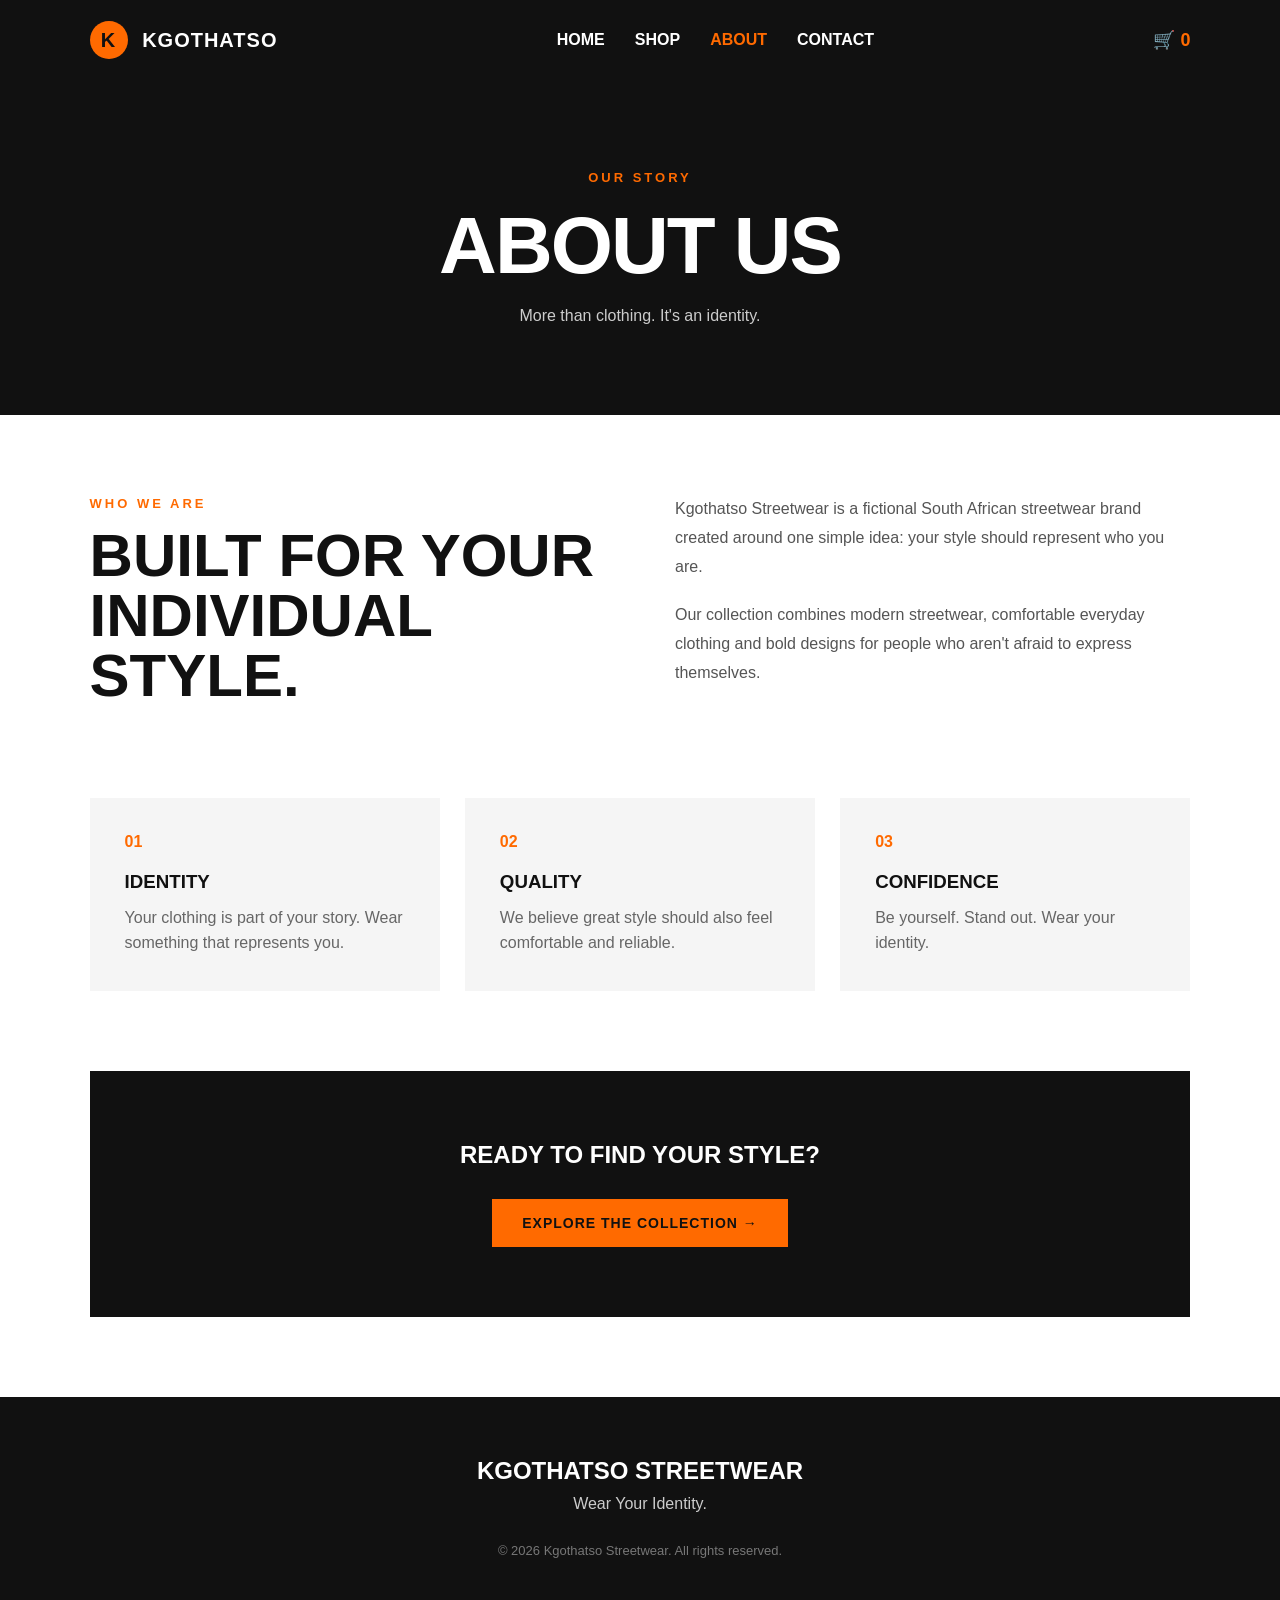
<file: about.html>
<!DOCTYPE html>
<html lang="en">
<head>

    <meta charset="UTF-8">
    <meta name="viewport" content="width=device-width, initial-scale=1.0">
    <meta name="description" 
	    content="Learn about Kgothatso Streetwear and our vision.">
    <title>About | Kgothatso Streetwear</title>
	<link rel="icon" type="image/png" href="images/favicon.png">
    <link rel="stylesheet" href="style.css">
	
</head>

<body>

<header class="navbar">

    <a href="index.html" class="logo">
        <span>K</span> KGOTHATSO
    </a>

    <nav>
        <a href="index.html">Home</a>
        <a href="shop.html">Shop</a>
        <a href="about.html" class="active">About</a>
        <a href="contact.html">Contact</a>
    </nav>

    <a href="cart.html" class="cart">
        🛒 <span>0</span>
    </a>

</header>


<section class="shop-header">

    <p>OUR STORY</p>

    <h1>ABOUT US</h1>

    <span>More than clothing. It's an identity.</span>

</section>


<main class="about-page">

    <section class="about-intro">

        <div>
            <p class="section-label">WHO WE ARE</p>

            <h2>BUILT FOR YOUR<br>INDIVIDUAL STYLE.</h2>
        </div>

        <div class="about-text">

            <p>
                Kgothatso Streetwear is a fictional South African
                streetwear brand created around one simple idea:
                your style should represent who you are.
            </p>

            <p>
                Our collection combines modern streetwear,
                comfortable everyday clothing and bold designs
                for people who aren't afraid to express themselves.
            </p>

        </div>

    </section>


    <section class="about-values">

        <div class="value-card">
            <span>01</span>
            <h3>IDENTITY</h3>
            <p>
                Your clothing is part of your story.
                Wear something that represents you.
            </p>
        </div>

        <div class="value-card">
            <span>02</span>
            <h3>QUALITY</h3>
            <p>
                We believe great style should also
                feel comfortable and reliable.
            </p>
        </div>

        <div class="value-card">
            <span>03</span>
            <h3>CONFIDENCE</h3>
            <p>
                Be yourself. Stand out.
                Wear your identity.
            </p>
        </div>

    </section>


    <section class="about-cta">

        <h2>READY TO FIND YOUR STYLE?</h2>

        <a href="shop.html" class="shop-button">
            EXPLORE THE COLLECTION →
        </a>

    </section>

</main>


<footer>

    <h2>KGOTHATSO STREETWEAR</h2>

    <p>Wear Your Identity.</p>

    <p class="copyright">
        © 2026 Kgothatso Streetwear. All rights reserved.
    </p>

</footer>


<script src="script.js"></script>

</body>
</html>
</file>
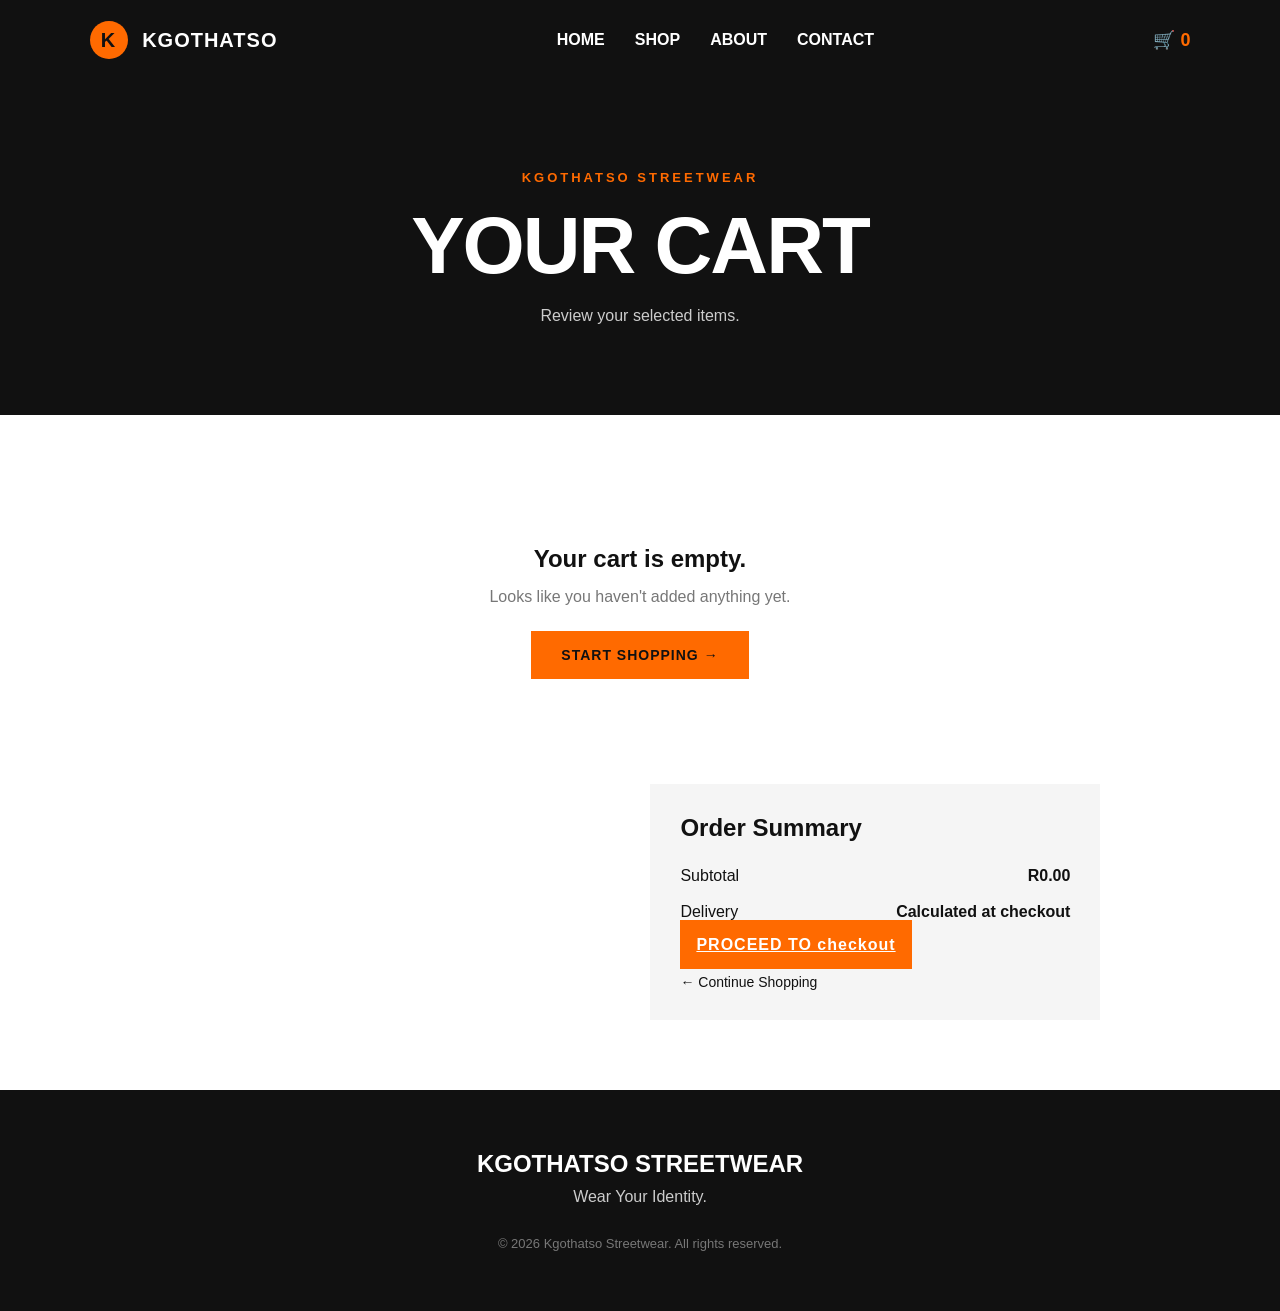
<file: cart.html>
<!DOCTYPE html>
<html lang="en">

<head>

    <meta charset="UTF-8">
    <meta name="viewport" content="width=device-width, initial-scale=1.0">
    <meta name="description"
        content="Your shopping cart at Kgothatso Streetwear.">
    <title>Cart | Kgothatso Streetwear</title>
    <link rel="icon" type="image/png" href="images/favicon.png">
    <link rel="stylesheet" href="style.css">
	
</head>

<body>

    <!-- Navigation -->
    <header class="navbar">

        <a href="index.html" class="logo">
            <span>K</span> KGOTHATSO
        </a>

        <nav>
            <a href="index.html">Home</a>
            <a href="shop.html">Shop</a>
            <a href="about.html">About</a>
            <a href="contact.html">Contact</a>
        </nav>

        <a href="cart.html" class="cart">
            🛒 <span>0</span>
        </a>

    </header>


    <!-- Cart Header -->
    <section class="shop-header">

        <p>KGOTHATSO STREETWEAR</p>

        <h1>YOUR CART</h1>

        <span>Review your selected items.</span>

    </section>


    <!-- Cart -->
    <main class="cart-page">

        <div id="cartItems"></div>

        <div class="cart-summary">

            <h2>Order Summary</h2>

            <div class="summary-line">
                <span>Subtotal</span>
                <strong id="cartTotal">R0.00</strong>
            </div>

            <div class="summary-line">
                <span>Delivery</span>
                <strong>Calculated at checkout</strong>
            </div>

            <a href="checkout.html" class="checkout-button">
			    PROCEED TO checkout
			</a>

            <a href="shop.html" class="continue-shopping">
                ← Continue Shopping
            </a>

        </div>

    </main>


    <!-- Footer -->
    <footer>

        <h2>KGOTHATSO STREETWEAR</h2>

        <p>Wear Your Identity.</p>

        <p class="copyright">
            © 2026 Kgothatso Streetwear. All rights reserved.
        </p>

    </footer>


    <script src="script.js"></script>

</body>

</html>
</file>
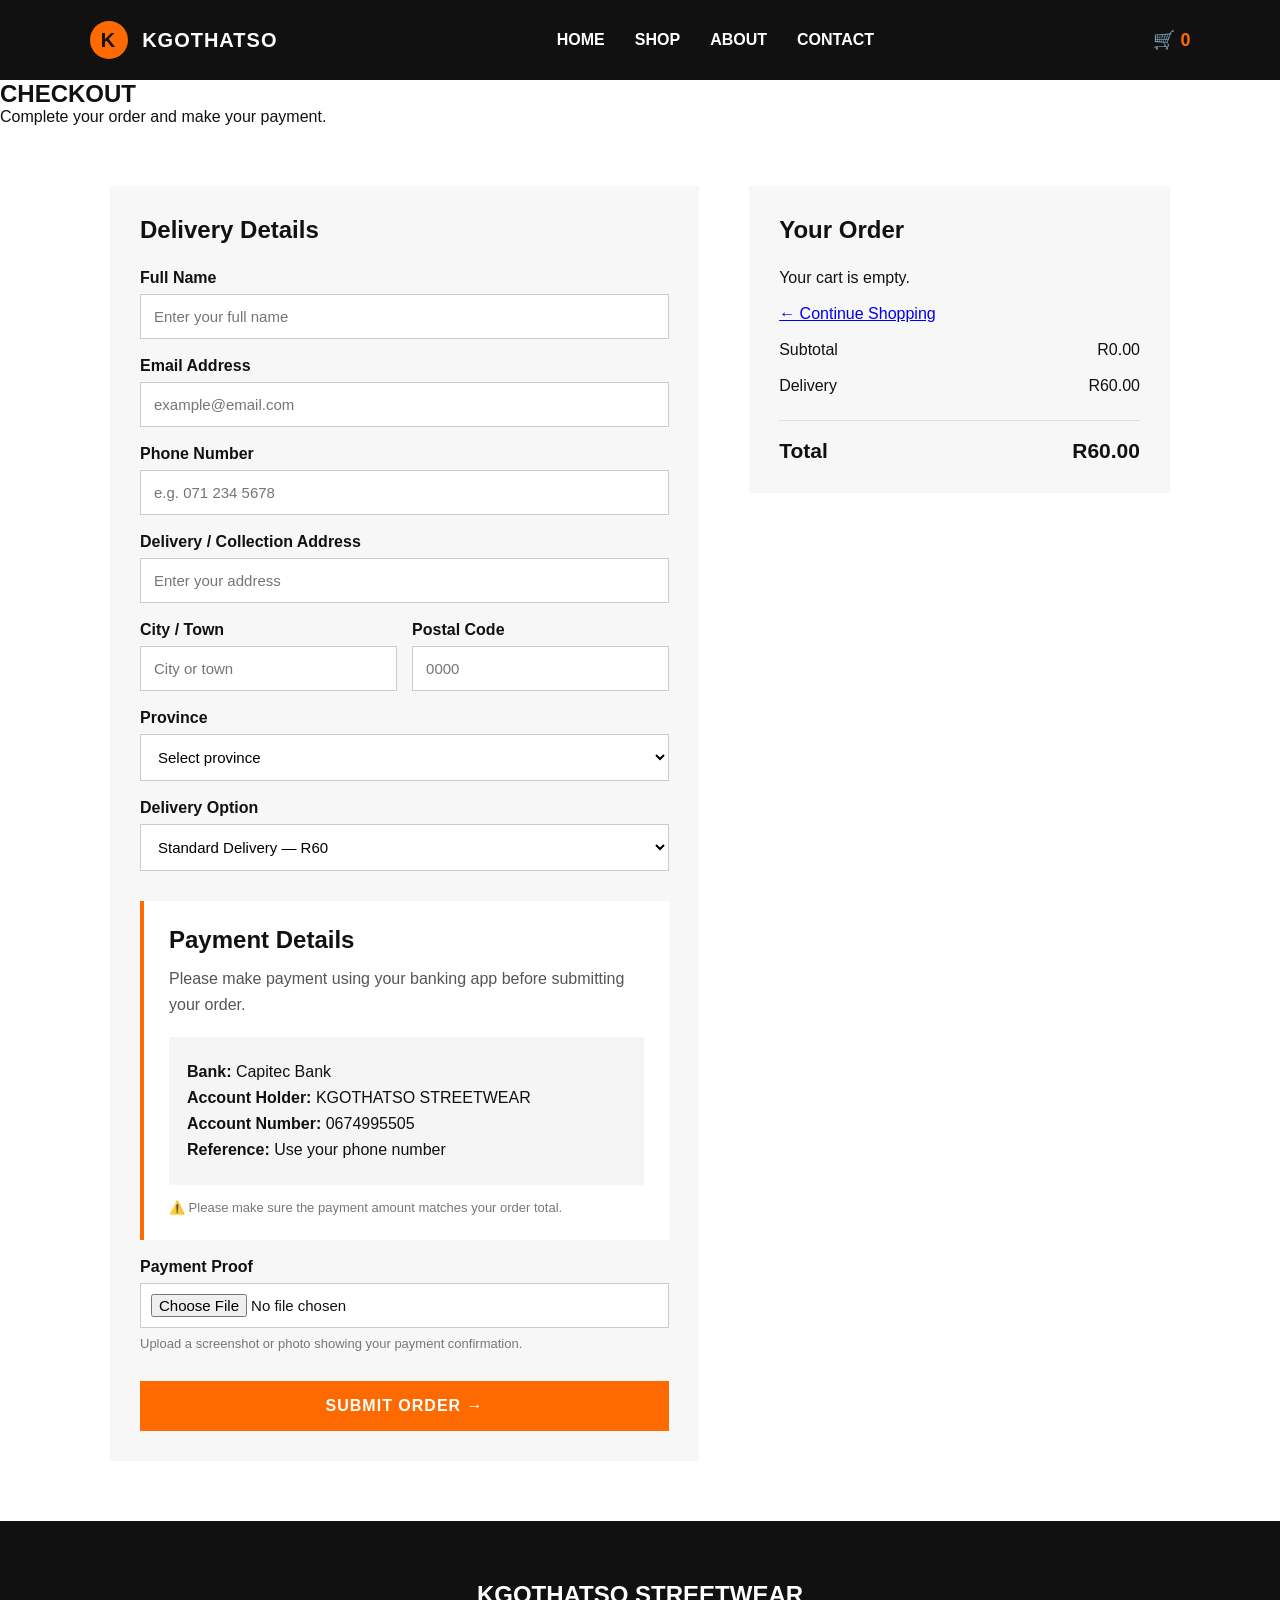
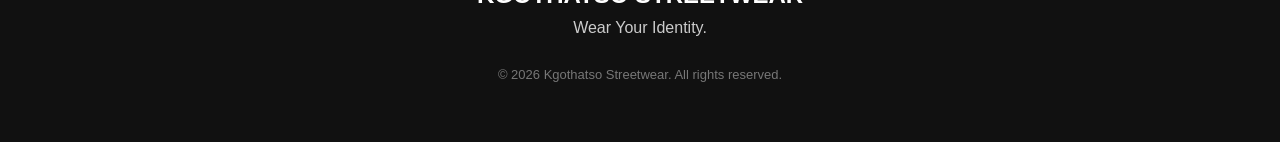
<file: checkout.html>
<!DOCTYPE html>
<html lang="en">

<head>

    <meta charset="UTF-8">
    <meta name="viewport" content="width=device-width, initial-scale=1.0">
    <meta name="description" 
	    content="Checkout at KGOTHATSO STREETWEAR.">
    <title>Checkout | KGOTHATSO STREETWEAR</title>
	<link rel="icon" type="image/png" href="images/favicon.png">
    <link rel="stylesheet" href="style.css">

</head>


<body>


    <!-- =========================
         NAVIGATION
    ========================== -->

    <header class="navbar">

        <a href="index.html" class="logo">
            <span>K</span> KGOTHATSO
        </a>


        <nav>

            <a href="index.html">Home</a>

            <a href="shop.html">Shop</a>

            <a href="about.html">About</a>

            <a href="contact.html">Contact</a>

        </nav>


        <a href="cart.html" class="cart">

            🛒 <span id="cartCount">0</span>

        </a>

    </header>



    <!-- =========================
         CHECKOUT HEADER
    ========================== -->

    <section class="page-header">

        <h1>CHECKOUT</h1>

        <p>Complete your order and make your payment.</p>

    </section>



    <!-- =========================
         CHECKOUT
    ========================== -->

    <main class="checkout-container">


        <!-- CUSTOMER DETAILS -->

        <div class="checkout-form">

            <h2>Delivery Details</h2>


            <form id="checkoutForm">


                <label for="fullName">
                    Full Name
                </label>

                <input
                    type="text"
                    id="fullName"
                    placeholder="Enter your full name"
                    required
                >



                <label for="email">
                    Email Address
                </label>

                <input
                    type="email"
                    id="email"
                    placeholder="example@email.com"
                    required
                >



                <label for="phone">
                    Phone Number
                </label>

                <input
                    type="tel"
                    id="phone"
                    placeholder="e.g. 071 234 5678"
                    required
                >



                <label for="address">
                    Delivery / Collection Address
                </label>

                <input
                    type="text"
                    id="address"
                    placeholder="Enter your address"
                    required
                >



                <div class="checkout-row">


                    <div>

                        <label for="city">
                            City / Town
                        </label>

                        <input
                            type="text"
                            id="city"
                            placeholder="City or town"
                            required
                        >

                    </div>


                    <div>

                        <label for="postalCode">
                            Postal Code
                        </label>

                        <input
                            type="text"
                            id="postalCode"
                            placeholder="0000"
                            required
                        >

                    </div>


                </div>



                <label for="province">
                    Province
                </label>

                <select id="province" required>

                    <option value="">
                        Select province
                    </option>

                    <option>
                        Eastern Cape
                    </option>

                    <option>
                        Free State
                    </option>

                    <option>
                        Gauteng
                    </option>

                    <option>
                        KwaZulu-Natal
                    </option>

                    <option>
                        Limpopo
                    </option>

                    <option>
                        Mpumalanga
                    </option>

                    <option>
                        Northern Cape
                    </option>

                    <option>
                        North West
                    </option>

                    <option>
                        Western Cape
                    </option>

                </select>



                <!-- DELIVERY OPTION -->

                <label for="delivery">
                    Delivery Option
                </label>

                <select id="delivery" required>

                    <option value="60">
                        Standard Delivery — R60
                    </option>

                    <option value="100">
                        Express Delivery — R100
                    </option>

                    <option value="0">
                        Collection — Free
                    </option>

                </select>



                <!-- =========================
                     PAYMENT DETAILS
                ========================== -->

                <div class="payment-box">

                    <h2>Payment Details</h2>

                    <p class="payment-instruction">

                        Please make payment using your banking app
                        before submitting your order.

                    </p>


                    <div class="bank-details">

                        <p>
                            <strong>Bank:</strong>
                            Capitec Bank
                        </p>

                        <p>
                            <strong>Account Holder:</strong>
                            KGOTHATSO STREETWEAR
                        </p>

                        <p>
                            <strong>Account Number:</strong>
                            0674995505
                        </p>

                        <p>
                            <strong>Reference:</strong>
                            Use your phone number
                        </p>

                    </div>


                    <p class="payment-warning">

                        ⚠️ Please make sure the payment amount
                        matches your order total.

                    </p>

                </div>



                <!-- PAYMENT PROOF -->

                <label for="paymentProof">
                    Payment Proof
                </label>

                <input
                    type="file"
                    id="paymentProof"
                    accept="image/*"
                    required
                >


                <p class="file-note">

                    Upload a screenshot or photo showing your
                    payment confirmation.

                </p>



                <!-- SUBMIT -->

                <button
                    type="submit"
                    class="checkout-button">

                    SUBMIT ORDER →

                </button>


            </form>

        </div>



        <!-- =========================
             ORDER SUMMARY
        ========================== -->

        <div class="order-summary">

            <h2>Your Order</h2>


            <div id="checkoutItems">

                <!-- Cart products appear here -->

            </div>



            <div class="summary-line">

                <span>
                    Subtotal
                </span>

                <span>
                    R<span id="checkoutSubtotal">0.00</span>
                </span>

            </div>



            <div class="summary-line">

                <span>
                    Delivery
                </span>

                <span>
                    R<span id="checkoutDelivery">0.00</span>
                </span>

            </div>



            <hr>



            <div class="summary-total">

                <span>
                    Total
                </span>

                <span>
                    R<span id="checkoutTotal">0.00</span>
                </span>

            </div>


        </div>


    </main>



    <!-- FOOTER -->

    <footer>

        <h2>
            KGOTHATSO STREETWEAR
        </h2>

        <p>
            Wear Your Identity.
        </p>

        <p class="copyright">
            © 2026 Kgothatso Streetwear.
            All rights reserved.
        </p>

    </footer>



    <script src="script.js"></script>

</body>

</html>
</file>
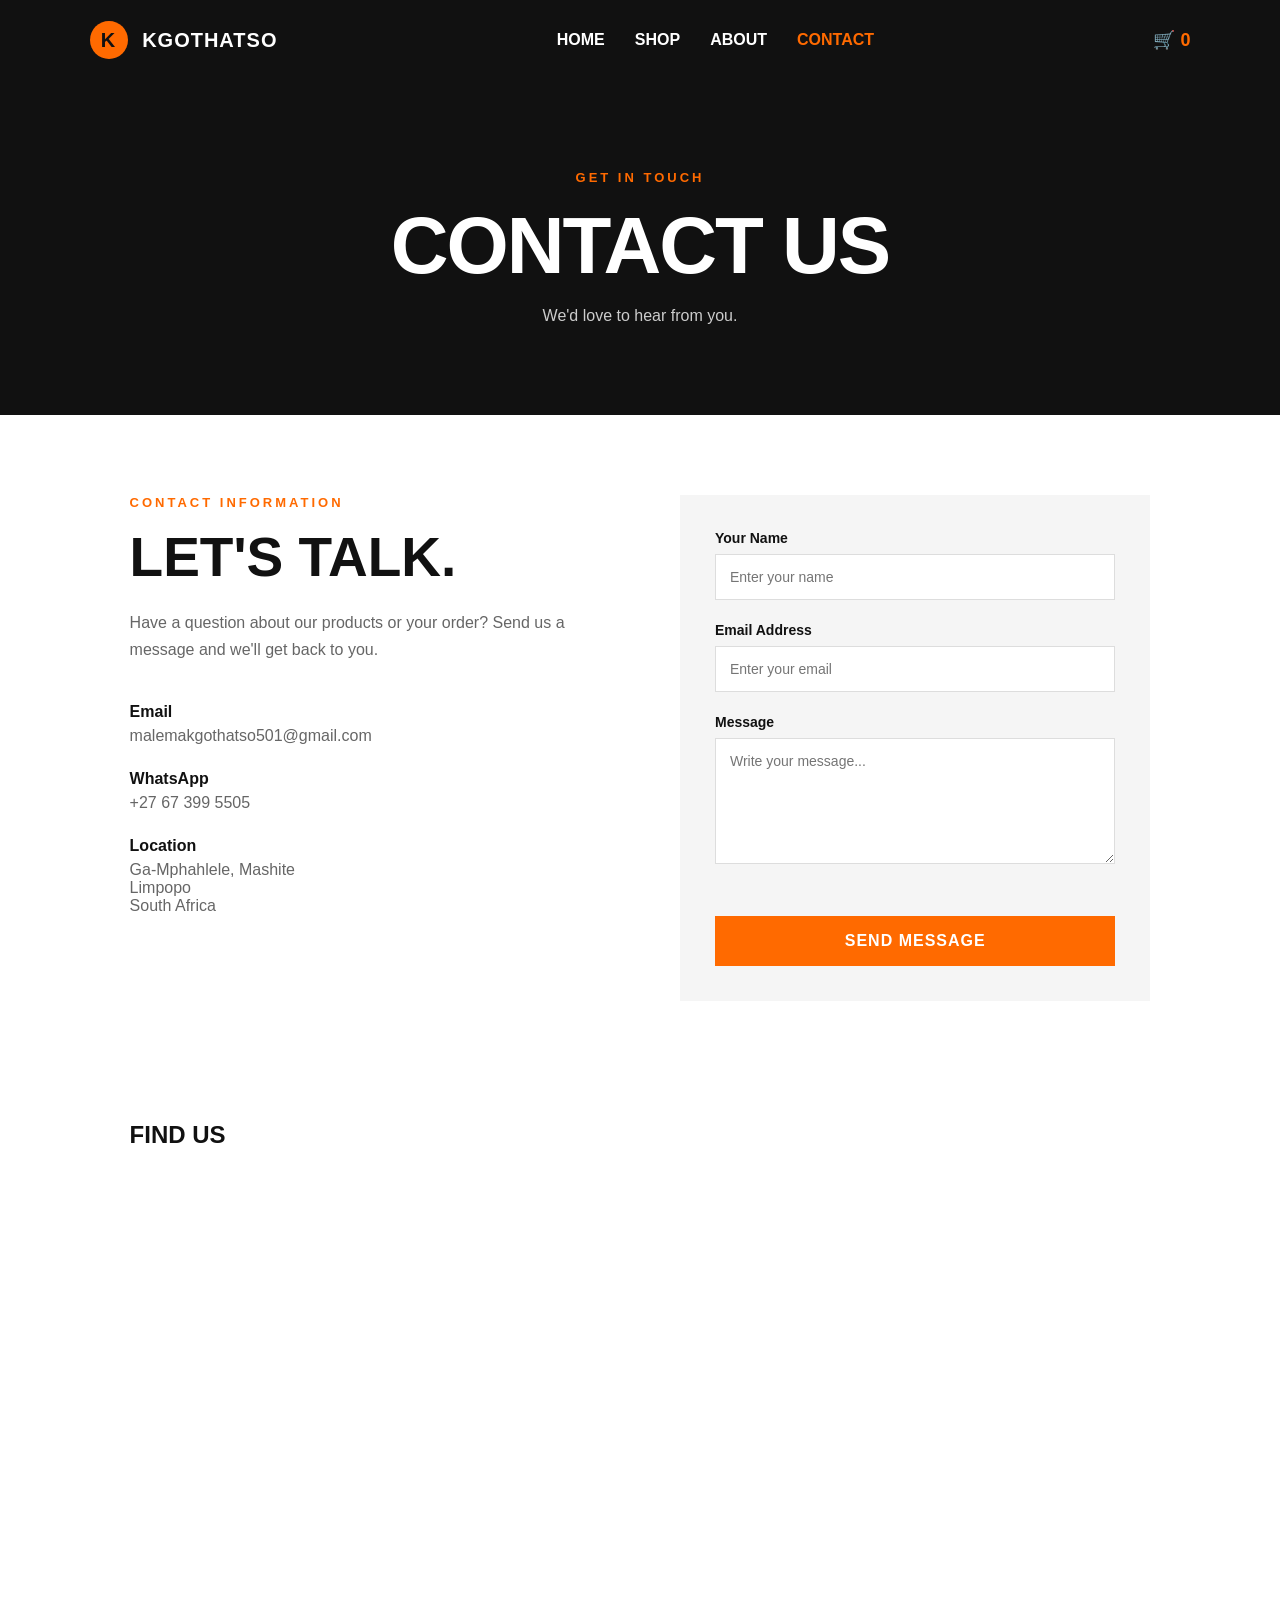
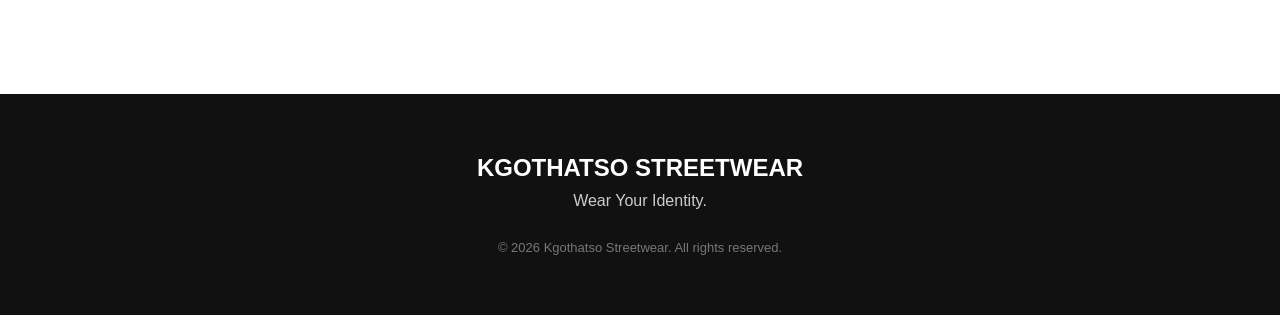
<file: contact.html>
<!DOCTYPE html>
<html lang="en">

<head>

    <meta charset="UTF-8">

    <meta name="viewport" content="width=device-width, initial-scale=1.0">

    <meta name="description"
        content="Contact Kgothatso Streetwear.">

    <title>Contact | Kgothatso Streetwear</title>

    <link rel="icon" type="image/png" href="images/favicon.png">

    <link rel="stylesheet" href="style.css">

</head>


<body>


<header class="navbar">

    <a href="index.html" class="logo">
        <span>K</span> KGOTHATSO
    </a>

    <nav>

        <a href="index.html">Home</a>

        <a href="shop.html">Shop</a>

        <a href="about.html">About</a>

        <a href="contact.html" class="active">Contact</a>

    </nav>

    <a href="cart.html" class="cart">
        🛒 <span>0</span>
    </a>

</header>



<section class="shop-header">

    <p>GET IN TOUCH</p>

    <h1>CONTACT US</h1>

    <span>We'd love to hear from you.</span>

</section>



<main class="contact-page">


    <!-- Contact Information -->

    <section class="contact-info">

        <p class="section-label">
            CONTACT INFORMATION
        </p>

        <h2>LET'S TALK.</h2>

        <p>
            Have a question about our products or your order?
            Send us a message and we'll get back to you.
        </p>


        <div class="contact-details">


            <div>

                <strong>Email</strong>

                <p>
                    malemakgothatso501@gmail.com
                </p>

            </div>


            <div>

                <strong>WhatsApp</strong>

                <p>
                    +27 67 399 5505
                </p>

            </div>


            <div>

                <strong>Location</strong>

                <p>
                    Ga-Mphahlele, Mashite
                </p>

                <p>
                    Limpopo
                </p>

                <p>
                    South Africa
                </p>

            </div>


        </div>

    </section>



    <!-- Contact Form -->

    <section class="contact-form-section">

        <form id="contactForm">


            <label for="name">
                Your Name
            </label>

            <input
                type="text"
                id="name"
                name="name"
                placeholder="Enter your name"
                required
            >



            <label for="email">
                Email Address
            </label>

            <input
                type="email"
                id="email"
                name="email"
                placeholder="Enter your email"
                required
            >



            <label for="message">
                Message
            </label>

            <textarea
                id="message"
                name="message"
                rows="6"
                placeholder="Write your message..."
                required
            ></textarea>



            <button
                type="submit"
                class="checkout-button">

                SEND MESSAGE

            </button>


        </form>

    </section>



    <!-- Google Maps -->

    <section class="contact-map">

        <h2>FIND US</h2>


        <iframe
            src="https://www.google.com/maps/embed?pb=!1m18!1m12!1m3!1d6176.788147315398!2d29.69429413324751!3d-24.30309954503026!2m3!1f0!2f0!3f0!3m2!1i1024!2i768!4f13.1!3m3!1m2!1s0x1ec13d17168616cb%3A0x695f3cb80a133ced!2sDijabatho%20Hungry%20Lions%20F.C!5e1!3m2!1sen!2sza!4v1788701957411!5m2!1sen!2sza"
            width="100%"
            height="450"
            style="border:0;"
            allowfullscreen=""
            loading="lazy"
            referrerpolicy="strict-origin-when-cross-origin">
        </iframe>


    </section>


</main>



<footer>

    <h2>
        KGOTHATSO STREETWEAR
    </h2>

    <p>
        Wear Your Identity.
    </p>

    <p class="copyright">
        © 2026 Kgothatso Streetwear. All rights reserved.
    </p>

</footer>



<script src="script.js"></script>


</body>

</html>
</file>
<file: style.css>
/* ================================
   KGOTHATSO STREETWEAR
   Main Stylesheet
================================ */

/* ---------- Reset ---------- */

* {
    margin: 0;
    padding: 0;
    box-sizing: border-box;
}

html {
    scroll-behavior: smooth;
}

body {
    font-family: Arial, Helvetica, sans-serif;
    background: #ffffff;
    color: #111111;
}


/* ---------- Navigation ---------- */

.navbar {
    height: 80px;
    padding: 0 7%;
    display: flex;
    align-items: center;
    justify-content: space-between;
    background: #111111;
}

.logo {
    color: #ffffff;
    text-decoration: none;
    font-size: 20px;
    font-weight: 800;
    letter-spacing: 1px;
}

.logo span {
    display: inline-flex;
    align-items: center;
    justify-content: center;
    width: 38px;
    height: 38px;
    margin-right: 8px;
    background: #ff6a00;
    color: #111111;
    border-radius: 50%;
}

.navbar nav {
    display: flex;
    gap: 35px;
}

.navbar nav a {
    color: #ffffff;
    text-decoration: none;
    font-size: 14px;
    font-weight: 600;
    text-transform: uppercase;
    transition: 0.3s;
}

.navbar nav a:hover,
.navbar nav a.active {
    color: #ff6a00;
}

.cart {
    color: #ffffff;
    text-decoration: none;
    font-size: 18px;
}

.cart span {
    color: #ff6a00;
    font-weight: bold;
}


/* ---------- Hero ---------- */

.hero {
    min-height: 650px;
    display: flex;
    align-items: center;
    padding: 80px 7%;
    background: #111111;
    color: #ffffff;
}

.hero-content {
    max-width: 700px;
}

.small-title {
    color: #ff6a00;
    font-size: 14px;
    font-weight: bold;
    letter-spacing: 3px;
    margin-bottom: 20px;
}

.hero h1 {
    font-size: clamp(55px, 9vw, 110px);
    line-height: 0.9;
    letter-spacing: -4px;
    margin-bottom: 30px;
}

.hero h1 span {
    color: #ff6a00;
}

.hero-text {
    max-width: 500px;
    color: #cccccc;
    font-size: 18px;
    line-height: 1.6;
    margin-bottom: 35px;
}

.shop-button {
    display: inline-block;
    padding: 16px 30px;
    background: #ff6a00;
    color: #111111;
    text-decoration: none;
    font-size: 14px;
    font-weight: 800;
    letter-spacing: 1px;
    transition: 0.3s;
}

.shop-button:hover {
    background: #ffffff;
    transform: translateY(-3px);
}


/* ---------- Featured Section ---------- */

.featured {
    padding: 90px 7%;
}

.section-heading {
    margin-bottom: 45px;
}

.section-heading p {
    color: #ff6a00;
    font-size: 13px;
    font-weight: bold;
    letter-spacing: 3px;
    margin-bottom: 10px;
}

.section-heading h2 {
    font-size: 42px;
    text-transform: uppercase;
}


/* ---------- Product Grid ---------- */

.product-grid {
    display: grid;
    grid-template-columns: repeat(3, 1fr);
    gap: 25px;
}

.product-card {
    cursor: pointer;
}

.product-image {
    height: 380px;
    display: flex;
    align-items: center;
    justify-content: center;
    background: #eeeeee;
    color: #999999;
    font-size: 20px;
    font-weight: 800;
    letter-spacing: 2px;
    transition: 0.3s;
}

.product-card:hover .product-image {
    transform: translateY(-5px);
}

.product-card h3 {
    margin-top: 18px;
    font-size: 17px;
}

.product-card p {
    margin-top: 7px;
    color: #ff6a00;
    font-weight: bold;
}


/* ---------- Footer ---------- */

footer {
    padding: 60px 7%;
    background: #111111;
    color: #ffffff;
    text-align: center;
}

footer h2 {
    font-size: 24px;
    margin-bottom: 10px;
}

footer > p {
    color: #cccccc;
}

.copyright {
    margin-top: 30px;
    font-size: 13px;
    color: #777777 !important;
}


/* ---------- Mobile ---------- */

@media (max-width: 768px) {

    .navbar {
        height: auto;
        padding: 20px 5%;
        flex-wrap: wrap;
        gap: 20px;
    }

    .navbar nav {
        order: 3;
        width: 100%;
        justify-content: center;
        gap: 20px;
    }

    .navbar nav a {
        font-size: 12px;
    }

    .hero {
        min-height: 550px;
        padding: 70px 5%;
    }

    .hero h1 {
        font-size: 60px;
        letter-spacing: -2px;
    }

    .hero-text {
        font-size: 16px;
    }

    .featured {
        padding: 60px 5%;
    }

    .section-heading h2 {
        font-size: 32px;
    }

    .product-grid {
        grid-template-columns: 1fr;
    }

    .product-image {
        height: 330px;
    }
}

.product-image {
    overflow: hidden;
}

.product-image img {
    width: 100%;
    height: 100%;
    object-fit: cover;
    display: block;
    transition: 0.4s ease;
}

.product-card:hover .product-image img {
    transform: scale(1.05);
}


/* ================================
   SHOP PAGE
================================ */

.shop-header {
    background: #111111;
    color: #ffffff;
    text-align: center;
    padding: 90px 7%;
}

.shop-header p {
    color: #ff6a00;
    font-size: 13px;
    font-weight: bold;
    letter-spacing: 3px;
    margin-bottom: 15px;
}

.shop-header h1 {
    font-size: clamp(45px, 7vw, 80px);
    letter-spacing: -2px;
    margin-bottom: 15px;
}

.shop-header span {
    color: #cccccc;
    font-size: 16px;
}


/* ---------- Shop Content ---------- */

.shop {
    padding: 70px 7%;
}

.shop-top {
    display: flex;
    align-items: center;
    justify-content: space-between;
    margin-bottom: 40px;
}

.shop-top h2 {
    font-size: 32px;
    text-transform: uppercase;
}


/* ---------- Category Filter ---------- */

#categoryFilter {
    padding: 12px 18px;
    border: 1px solid #dddddd;
    background: #ffffff;
    font-size: 14px;
    cursor: pointer;
}


/* ---------- Shop Grid ---------- */

.shop-grid {
    display: grid;
    grid-template-columns: repeat(3, 1fr);
    gap: 30px;
}

.shop-product {
    background: #ffffff;
}

.shop-product-image {
    height: 430px;
    overflow: hidden;
    background: #eeeeee;
}

.shop-product-image img {
    width: 100%;
    height: 100%;
    object-fit: cover;
    display: block;
    transition: transform 0.4s ease;
}

.shop-product:hover .shop-product-image img {
    transform: scale(1.05);
}


/* ---------- Product Information ---------- */

.product-info {
    padding: 20px 0 10px;
}

.product-info h3 {
    font-size: 18px;
    margin-bottom: 8px;
}

.category {
    color: #888888;
    font-size: 13px;
    margin-bottom: 10px;
}

.price {
    color: #ff6a00;
    font-size: 17px;
    font-weight: bold;
    margin-bottom: 18px;
}


/* ---------- Add To Cart ---------- */

.add-cart {
    width: 100%;
    padding: 14px;
    border: none;
    background: #111111;
    color: #ffffff;
    font-size: 13px;
    font-weight: bold;
    letter-spacing: 1px;
    cursor: pointer;
    transition: 0.3s ease;
}

.add-cart:hover {
    background: #ff6a00;
    color: #111111;
}


/* ---------- Mobile Shop ---------- */

@media (max-width: 768px) {

    .shop-header {
        padding: 70px 5%;
    }

    .shop {
        padding: 50px 5%;
    }

    .shop-top {
        align-items: flex-start;
        flex-direction: column;
        gap: 20px;
    }

    .shop-top h2 {
        font-size: 28px;
    }

    #categoryFilter {
        width: 100%;
    }

    .shop-grid {
        grid-template-columns: 1fr;
        gap: 45px;
    }

    .shop-product-image {
        height: 380px;
    }
}


/* ================================
   CART PAGE
================================ */

.cart-page {
    padding: 70px 7%;
    max-width: 1100px;
    margin: auto;
}


/* Cart Product */

.cart-item {
    display: flex;
    align-items: center;
    gap: 25px;
    padding: 20px 0;
    border-bottom: 1px solid #dddddd;
}

.cart-item img {
    width: 110px;
    height: 130px;
    object-fit: cover;
}

.cart-item-info {
    flex: 1;
}

.cart-item-info h3 {
    margin-bottom: 8px;
}

.cart-item-info p {
    color: #ff6a00;
    font-weight: bold;
}

.remove-item {
    border: none;
    background: none;
    color: #888888;
    cursor: pointer;
    font-size: 13px;
}

.remove-item:hover {
    color: #ff0000;
}


/* Empty Cart */

.empty-cart {
    text-align: center;
    padding: 60px 20px;
}

.empty-cart h2 {
    margin-bottom: 15px;
}

.empty-cart p {
    color: #777777;
    margin-bottom: 25px;
}


/* Cart Summary */

.cart-summary {
    margin-top: 45px;
    margin-left: auto;
    max-width: 450px;
    padding: 30px;
    background: #f5f5f5;
}

.cart-summary h2 {
    margin-bottom: 25px;
}

.summary-line {
    display: flex;
    justify-content: space-between;
    gap: 20px;
    margin-bottom: 15px;
}

.summary-line strong {
    text-align: right;
}


/* Checkout Button */

.checkout-button {
    width: 100%;
    margin-top: 20px;
    padding: 16px;
    border: none;
    background: #ff6a00;
    color: #111111;
    font-weight: 800;
    letter-spacing: 1px;
    cursor: pointer;
    transition: 0.3s;
}

.checkout-button:hover {
    background: #111111;
    color: #ffffff;
}


/* Continue Shopping */

.continue-shopping {
    display: block;
    margin-top: 20px;
    color: #111111;
    text-decoration: none;
    font-size: 14px;
}

.continue-shopping:hover {
    color: #ff6a00;
}


/* Mobile */

@media (max-width: 768px) {

    .cart-page {
        padding: 50px 5%;
    }

    .cart-item {
        gap: 15px;
    }

    .cart-item img {
        width: 85px;
        height: 105px;
    }

    .cart-summary {
        padding: 20px;
    }
}


/* ================================
   QUANTITY CONTROLS
================================ */

.quantity-control {
    display: flex;
    align-items: center;
    gap: 12px;
    margin: 0 20px;
}

.quantity-control button {
    width: 32px;
    height: 32px;
    border: 1px solid #dddddd;
    background: #ffffff;
    font-size: 18px;
    cursor: pointer;
}

.quantity-control button:hover {
    background: #ff6a00;
    border-color: #ff6a00;
}

.quantity-control span {
    min-width: 20px;
    text-align: center;
    font-weight: bold;
}

.item-total {
    min-width: 100px;
    text-align: right;
}


/* Mobile */

@media (max-width: 768px) {

    .cart-item {
        flex-wrap: wrap;
    }

    .quantity-control {
        margin: 10px 0;
    }

    .item-total {
        min-width: auto;
    }
}


/* ================================
   ABOUT PAGE
================================ */

.about-page {
    padding: 80px 7%;
}

.about-intro {
    display: grid;
    grid-template-columns: 1fr 1fr;
    gap: 70px;
    align-items: center;
    margin-bottom: 90px;
}

.section-label {
    color: #ff6a00;
    font-size: 13px;
    font-weight: bold;
    letter-spacing: 3px;
    margin-bottom: 15px;
}

.about-intro h2 {
    font-size: clamp(35px, 5vw, 60px);
    line-height: 1;
}

.about-text p {
    color: #555555;
    line-height: 1.8;
    margin-bottom: 20px;
}

.about-values {
    display: grid;
    grid-template-columns: repeat(3, 1fr);
    gap: 25px;
}

.value-card {
    padding: 35px;
    background: #f5f5f5;
}

.value-card span {
    color: #ff6a00;
    font-weight: bold;
}

.value-card h3 {
    margin: 20px 0 12px;
}

.value-card p {
    color: #666666;
    line-height: 1.6;
}

.about-cta {
    margin-top: 80px;
    padding: 70px 30px;
    background: #111111;
    color: #ffffff;
    text-align: center;
}

.about-cta h2 {
    margin-bottom: 30px;
}


/* ================================
   CONTACT PAGE
================================ */

.contact-page {
    padding: 80px 7%;
    display: grid;
    grid-template-columns: 1fr 1fr;
    gap: 80px;
    max-width: 1200px;
    margin: auto;
}

.contact-info h2 {
    font-size: 55px;
    margin-bottom: 20px;
}

.contact-info > p:not(.section-label) {
    color: #666666;
    line-height: 1.7;
    max-width: 500px;
}

.contact-details {
    margin-top: 40px;
}

.contact-details div {
    margin-bottom: 25px;
}

.contact-details strong {
    display: block;
    margin-bottom: 6px;
}

.contact-details p {
    color: #666666;
}


/* Contact Form */

.contact-form-section {
    background: #f5f5f5;
    padding: 35px;
}

#contactForm {
    display: flex;
    flex-direction: column;
}

#contactForm label {
    margin-bottom: 8px;
    font-weight: bold;
    font-size: 14px;
}

#contactForm input,
#contactForm textarea {
    width: 100%;
    padding: 14px;
    margin-bottom: 22px;
    border: 1px solid #dddddd;
    background: #ffffff;
    font-family: inherit;
    font-size: 14px;
}

#contactForm input:focus,
#contactForm textarea:focus {
    outline: none;
    border-color: #ff6a00;
}

#contactForm textarea {
    resize: vertical;
}


/* ================================
   MOBILE
================================ */

@media (max-width: 768px) {

    .about-page {
        padding: 55px 5%;
    }

    .about-intro {
        grid-template-columns: 1fr;
        gap: 35px;
        margin-bottom: 55px;
    }

    .about-values {
        grid-template-columns: 1fr;
    }

    .about-cta {
        margin-top: 55px;
    }

    .contact-page {
        padding: 55px 5%;
        grid-template-columns: 1fr;
        gap: 45px;
    }

    .contact-info h2 {
        font-size: 42px;
    }

    .contact-form-section {
        padding: 25px;
    }
}


/* =========================
   CHECKOUT PAGE
========================= */

.checkout-container {
    max-width: 1100px;
    margin: 60px auto;
    padding: 0 20px;

    display: grid;
    grid-template-columns: 1.4fr 1fr;
    gap: 50px;
}

.checkout-form,
.order-summary {
    background: #f7f7f7;
    padding: 30px;
}

.checkout-form h2,
.order-summary h2 {
    margin-bottom: 25px;
    font-size: 24px;
}

.checkout-form label {
    display: block;
    margin-top: 18px;
    margin-bottom: 7px;
    font-weight: bold;
}

.checkout-form input,
.checkout-form select {
    width: 100%;
    padding: 13px;

    border: 1px solid #ccc;
    background: white;

    font-size: 15px;

    box-sizing: border-box;
}

.checkout-form input:focus,
.checkout-form select:focus {
    outline: none;
    border: 2px solid #ff6a00;
}

.checkout-row {
    display: grid;
    grid-template-columns: 1fr 1fr;
    gap: 15px;
}

.checkout-button {
    width: 100%;
    margin-top: 30px;
    padding: 16px;

    background: #ff6a00;
    color: white;

    border: none;
    cursor: pointer;

    font-size: 16px;
    font-weight: bold;
}

.checkout-button:hover {
    background: #000;
}


/* ORDER SUMMARY */

.order-summary {
    height: fit-content;
}

.checkout-item {
    display: flex;
    align-items: center;
    gap: 15px;

    padding: 15px 0;
    border-bottom: 1px solid #ddd;
}

.checkout-item img {
    width: 70px;
    height: 70px;

    object-fit: cover;
}

.checkout-item-info {
    flex: 1;
}

.checkout-item-info h4 {
    margin: 0 0 5px;
}

.checkout-item-info p {
    margin: 0;
    color: #666;
}

.summary-line,
.summary-total {
    display: flex;
    justify-content: space-between;

    margin-top: 18px;
}

.summary-total {
    font-size: 21px;
    font-weight: bold;
}

.order-summary hr {
    margin-top: 25px;
    border: none;
    border-top: 1px solid #ddd;
}


/* MOBILE */

@media (max-width: 768px) {

    .checkout-container {
        grid-template-columns: 1fr;
        gap: 25px;
        margin: 30px auto;
    }

    .checkout-row {
        grid-template-columns: 1fr;
    }

    .checkout-form,
    .order-summary {
        padding: 20px;
    }

}


/* =========================
   MANUAL PAYMENT
========================= */

.payment-box {
    margin-top: 30px;
    padding: 25px;

    background: white;

    border-left: 4px solid #ff6a00;
}

.payment-box h2 {
    margin-bottom: 12px;
}

.payment-instruction {
    color: #555;
    line-height: 1.6;
}

.bank-details {
    margin-top: 20px;
    padding: 18px;

    background: #f5f5f5;
}

.bank-details p {
    margin: 8px 0;
}

.payment-warning {
    margin-top: 15px;

    font-size: 13px;

    color: #777;
}

.file-note {
    margin-top: 8px;

    font-size: 13px;

    color: #777;
}

.checkout-form input[type="file"] {
    padding: 10px;

    background: white;

    cursor: pointer;
}


/* =========================
   ORDER CONFIRMATION
========================= */

.order-success {
    max-width: 700px;

    margin: 80px auto;

    padding: 50px 25px;

    text-align: center;

    background: #f7f7f7;
}

.order-success h1 {
    margin-bottom: 15px;
}

.order-success .success-icon {
    font-size: 60px;

    margin-bottom: 20px;
}

.order-number {
    margin: 25px 0;

    font-size: 22px;

    font-weight: bold;

    color: #ff6a00;
}


/* =========================
   CONTACT MAP
========================= */

.contact-map {
    grid-column: 1 / -1;
    width: 100%;
    margin-top: 40px;
}

.contact-map h2 {
    margin-bottom: 15px;
}

.contact-map iframe {
    width: 100%;
    height: 450px;
    border: 0;
    display: block;
}


.navbar {
    position: sticky;
    top: 0;
    z-index: 1000;

    display: flex;
    justify-content: space-between;
    align-items: center;

    padding: 18px 7%;
    background: #111;
}

.logo a {
    color: white;
    text-decoration: none;
    font-size: 24px;
    font-weight: bold;
    letter-spacing: 2px;
}

.navbar nav {
    display: flex;
    gap: 30px;
}

.navbar nav a {
    color: white;
    text-decoration: none;
    font-size: 16px;
    transition: 0.3s;
}

.navbar nav a:hover {
    color: #aaa;
}
</file>
